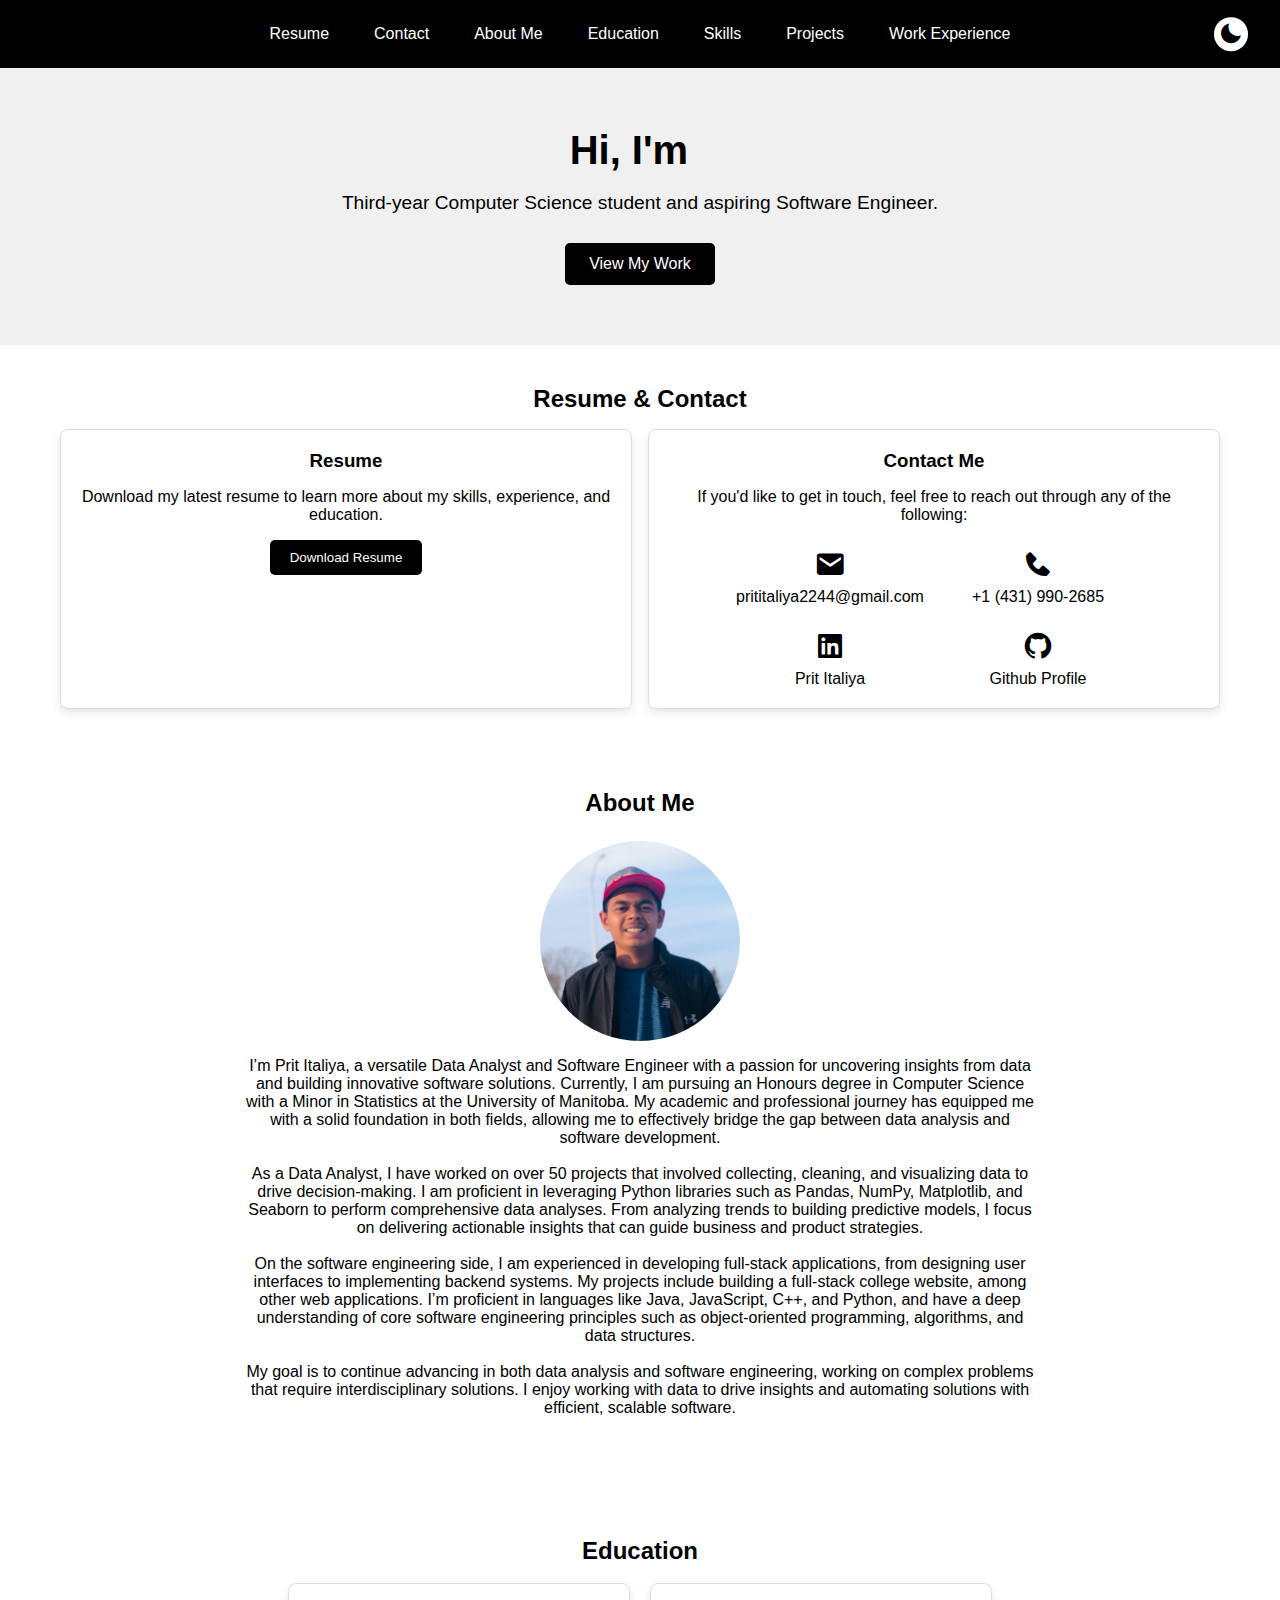
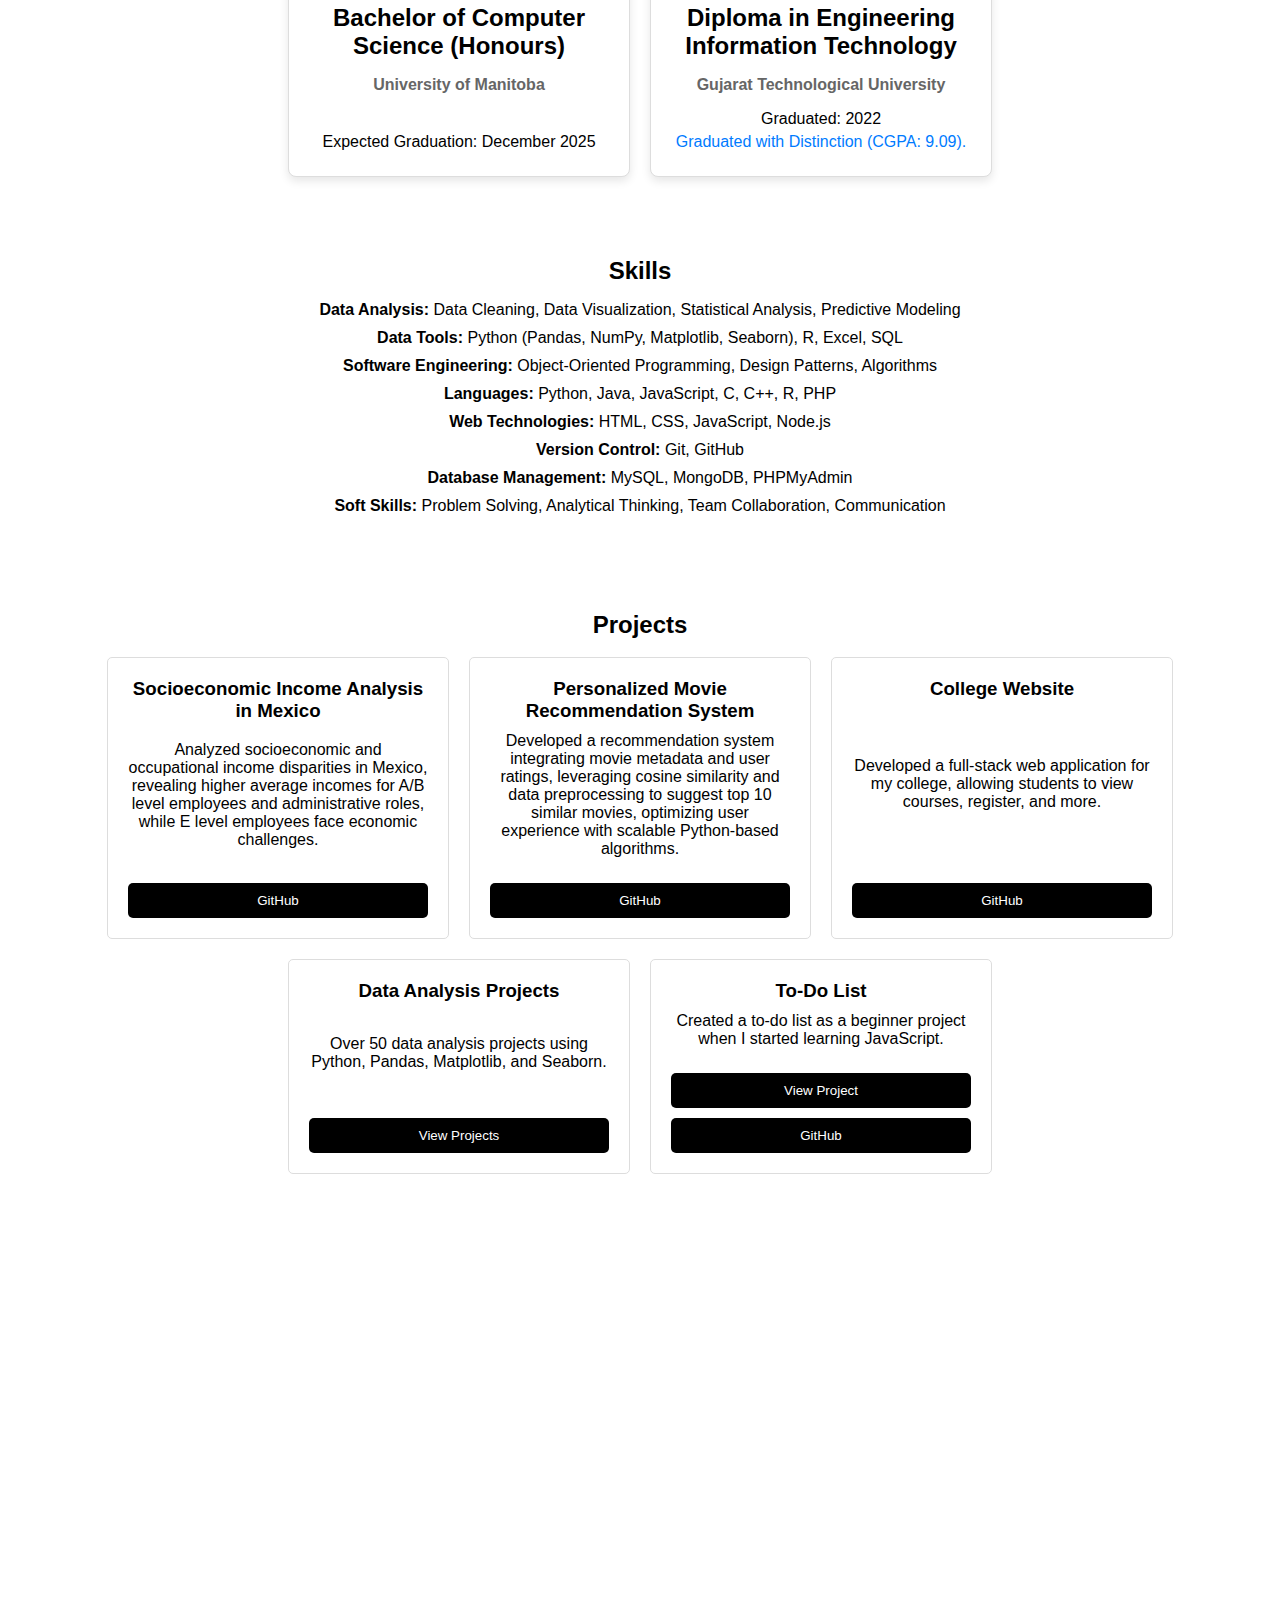
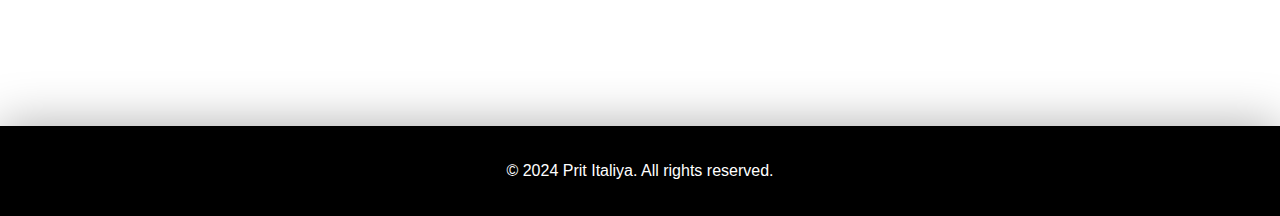
<file: index.html>
<!DOCTYPE html>
<html lang="en">
<head>
    <meta charset="UTF-8">
    <meta name="viewport" content="width=device-width, initial-scale=1.0">
    <meta name="description" content="Prit Italiya's Portfolio">
    <title>Prit Italiya | Portfolio</title>
    <link rel="stylesheet" href="style.css">
    <link rel="stylesheet" href="https://cdnjs.cloudflare.com/ajax/libs/font-awesome/6.0.0-beta3/css/all.min.css">
    <link href='https://unpkg.com/boxicons@2.1.4/css/boxicons.min.css' rel='stylesheet'>

</head>
<body>
    <!-- Navigation Section -->
    <header>
        <nav>
          <button class="hamburger" aria-label="Toggle navigation">
            <span></span>
            <span></span>
            <span></span>
          </button>
          <ul>
            <li><a href="#resume-contact">Resume</a></li>
            <li><a href="#resume-contact">Contact</a></li>
            <li><a href="#bio">About Me</a></li>
            <li><a href="#education">Education</a></li>
            <li><a href="#skills">Skills</a></li>
            <li><a href="#projects">Projects</a></li>
            <li><a href="#work-experience">Work Experience</a></li>
          </ul>
        </nav>
        <div class="theme-switcher">
          <button id="dark-mode"><i class="bx bxs-sun"></i></button>
          <button id="light-mode"><i class="bx bxs-moon"></i></button>
        </div>
      </header>

    <!-- Hero Section -->
    <section id="hero">
        <div class="hero-content">
            <h1 id="typing-effect"></h1>
            <p>Third-year Computer Science student and aspiring Software Engineer.</p>
            <a href="#projects" class="view-work-btn">View My Work</a>
        </div>
    </section>
    
    <section id="resume-contact" class="section">
        <h2>Resume & Contact</h2>
        <div class="resume-contact-grid">
            <div class="resume">
                <h3>Resume</h3>
                <p>Download my latest resume to learn more about my skills, experience, and education.</p>
                <a href="Prit italiya.pdf" target="_blank">
                    <button class="btn">Download Resume</button>
                </a>
            </div>
            <div class="contact">
                <h3>Contact Me</h3>
                <p>If you'd like to get in touch, feel free to reach out through any of the following:</p>
                <ul class="contact-list">
                    <li>
                        <a href="mailto:prititaliya2244@gmail.com"><i class='bx bxs-envelope' ></i>prititaliya2244@gmail.com</a>
                    </li>
                    <li>
                        
                        <a href="tel:+14319902685"><i class='bx bxs-phone'></i>+1 (431) 990-2685</a>
                    </li>
                    <li>
                        <a href="https://www.linkedin.com/in/prit-italiya-20b572199/" target="_blank"><i class='bx bxl-linkedin-square' ></i>Prit Italiya</a>
                    </li>
                    <li>
                        
                        <a href="https://github.com/prititaliya" target="_blank"><i class='bx bxl-github' ></i>Github Profile</a>
                    </li>
                </ul>
            </div>
        </div>
    </section>
    
    <!-- About Me Section -->
    <section id="bio" class="section">
        <h2>About Me</h2>
        <div class="about-content">
            <div class="profile-img-wrapper">
                <img src="profile.jpg" alt="Prit Italiya" class="profile-img">
            </div>
            <p>
                I’m Prit Italiya, a versatile Data Analyst and Software Engineer with a passion for uncovering insights from data and building innovative software solutions. 
                Currently, I am pursuing an Honours degree in Computer Science with a Minor in Statistics at the University of Manitoba. 
                My academic and professional journey has equipped me with a solid foundation in both fields, allowing me to effectively bridge the gap between data analysis and software development.
                <br><br>
                As a Data Analyst, I have worked on over <a target="_blank" href="https://profiles.datawars.io/prititaliya2244">50 projects</a> that involved collecting, cleaning, and visualizing data to drive decision-making. 
                I am proficient in leveraging Python libraries such as Pandas, NumPy, Matplotlib, and Seaborn to perform comprehensive data analyses. 
                From analyzing trends to building predictive models, I focus on delivering actionable insights that can guide business and product strategies.
                <br><br>
                On the software engineering side, I am experienced in developing full-stack applications, from designing user interfaces to implementing backend systems. 
                My projects include building a full-stack college website, among other web applications. I’m proficient in languages like Java, JavaScript, C++, and Python, 
                and have a deep understanding of core software engineering principles such as object-oriented programming, algorithms, and data structures.
                <br><br>
                My goal is to continue advancing in both data analysis and software engineering, working on complex problems that require interdisciplinary solutions. 
                I enjoy working with data to drive insights and automating solutions with efficient, scalable software.
            </p>
        </div>
    </section>
    <section id="education" class="section">
        <h2>Education</h2>
        <br>
        <div class="education-grid">
            <div class="education-card">
                <h3>Bachelor of Computer Science (Honours)</h3>
                <h4>University of Manitoba</h4>
                <br>
                <p>Expected Graduation: December 2025</p>
            </div>
            <div class="education-card">
                <h3>Diploma in Engineering Information Technology</h3>
                <h4>Gujarat Technological University</h4>
                <p>Graduated: 2022</p>
                <a href="Degree.jpeg" target="_blank" class="degree-link">
                    <p>Graduated with Distinction (CGPA: 9.09).</p>
                </a>
            </div>
            
            <!-- Add other education details here -->
        </div>
    </section>
    
    <!-- Skills Section -->
    <section id="skills" class="section">
        <h2>Skills</h2>
        <ul class="skills-list">
            <li><strong>Data Analysis:</strong> Data Cleaning, Data Visualization, Statistical Analysis, Predictive Modeling</li>
            <li><strong>Data Tools:</strong> Python (Pandas, NumPy, Matplotlib, Seaborn), R, Excel, SQL</li>
            <li><strong>Software Engineering:</strong> Object-Oriented Programming, Design Patterns, Algorithms</li>
            <li><strong>Languages:</strong> Python, Java, JavaScript, C, C++, R, PHP</li>
            <li><strong>Web Technologies:</strong> HTML, CSS, JavaScript, Node.js</li>
            <li><strong>Version Control:</strong> Git, GitHub</li>
            <li><strong>Database Management:</strong> MySQL, MongoDB, PHPMyAdmin</li>
            <li><strong>Soft Skills:</strong> Problem Solving, Analytical Thinking, Team Collaboration, Communication</li>
        </ul>
    </section>

    <!-- Projects Section -->
    <section id="projects" class="section">
        <h2>Projects</h2>
        <br>
        <div class="project-grid">
            <div class="project-card">
                <h3>Socioeconomic Income Analysis in Mexico</h3>
                <p>Analyzed socioeconomic and occupational income disparities in Mexico, revealing higher average incomes for A/B level employees and administrative roles, while E level employees face economic challenges.</p>
                <a href="https://github.com/prititaliya/average-daily-salaries-in-Mexico-salario-promedio-diario-" target="_blank">
                    <button class="btn">GitHub</button>
                </a>
            </div>
            <div class="project-card">
                <h3>Personalized Movie Recommendation System</h3>
                <p>Developed a recommendation system integrating movie metadata and user ratings, leveraging cosine similarity and data preprocessing to suggest top 10 similar movies, optimizing user experience with scalable Python-based algorithms.</p>
                <a href="https://github.com/prititaliya/Movie-Recommendations-System" target="_blank">
                    <button class="btn">GitHub</button>
                </a>
            </div>
            <!-- College Website Project -->
            <div class="project-card">
                <h3>College Website</h3>
                <p>Developed a full-stack web application for my college, allowing students to view courses, register, and more.</p>
                <a href="https://github.com/prititaliya/college-website" target="_blank">
                    <button class="btn">GitHub</button>
                </a>
            </div>
            
            <!-- Data Analysis Projects -->
            <div class="project-card">
                <h3>Data Analysis Projects</h3>
                <p>Over 50 data analysis projects using Python, Pandas, Matplotlib, and Seaborn.</p>
                <a href="https://profiles.datawars.io/prititaliya2244" target="_blank">
                    <button class="btn">View Projects</button>
                </a>
            </div>
            
            <!-- To-Do List Project -->
            <div class="project-card">
                <h3>To-Do List</h3>
                <p>Created a to-do list as a beginner project when I started learning JavaScript.</p>
                <a href="https://prititaliya.github.io/TODOList-JavaScript/" target="_blank">
                    <button class="btn">View Project</button>
                </a>
                <a href="https://github.com/prititaliya/TODOList-JavaScript" target="_blank">
                    <button class="btn btn-secondary">GitHub</button>
                </a>
            </div>
        </div>
    </section>
    <section id="work-experience" class="section">
        <h2>Work Experience</h2>
        <br>
        <div class="experience-grid">
            <div class="experience-card">
                <h3>Data Engineering Intern</h3>
                <h4>Naos Blockchain Capital</h4>
                <p>November 2024 - Present</p>
                <p>Developed and optimized business intelligence dashboards using SQL, Python, Google Data Studio, and Tableau, transforming raw data into actionable strategies.</p>
                <p>Implemented scalable data pipelines and advanced analytics workflows using Google Cloud Products, enhancing data accuracy and facilitating strategic insights.</p>
                <p>Demonstrated expertise in predictive modeling, database management, and end-to-end solution design, contributing to improved decision-making processes.</p>
            </div>
            <div class="experience-card">
                <h3>Peer Educator</h3>
                <h4>International College of Manitoba</h4>
                <p>December 2023 - September 2024</p>
                <p>Tutored students in COMP1010, COMP1020, and STAT1150, helping them understand core concepts and improve their analytical skills.</p>
            </div>
              <div class="experience-card">
                <h3>Accessibility Advocate</h3>
                <h4>CSSA, University of Manitoba</h4>
                <p>August 2024 - Present</p>
                <p>Advocate for accessible learning solutions by collaborating with Student Accessibility Services to promote academic accommodations and support students with disabilities in navigating resources like exam accommodations and assistive technologies.</p>
            </div>
            <!-- Add other experiences here -->
        </div>
    </section>
    
    
    <footer>
        <p>&copy; 2024 Prit Italiya. All rights reserved.</p>
    </footer>

    <script src="script.js"></script>
</body>
</html>
</file>
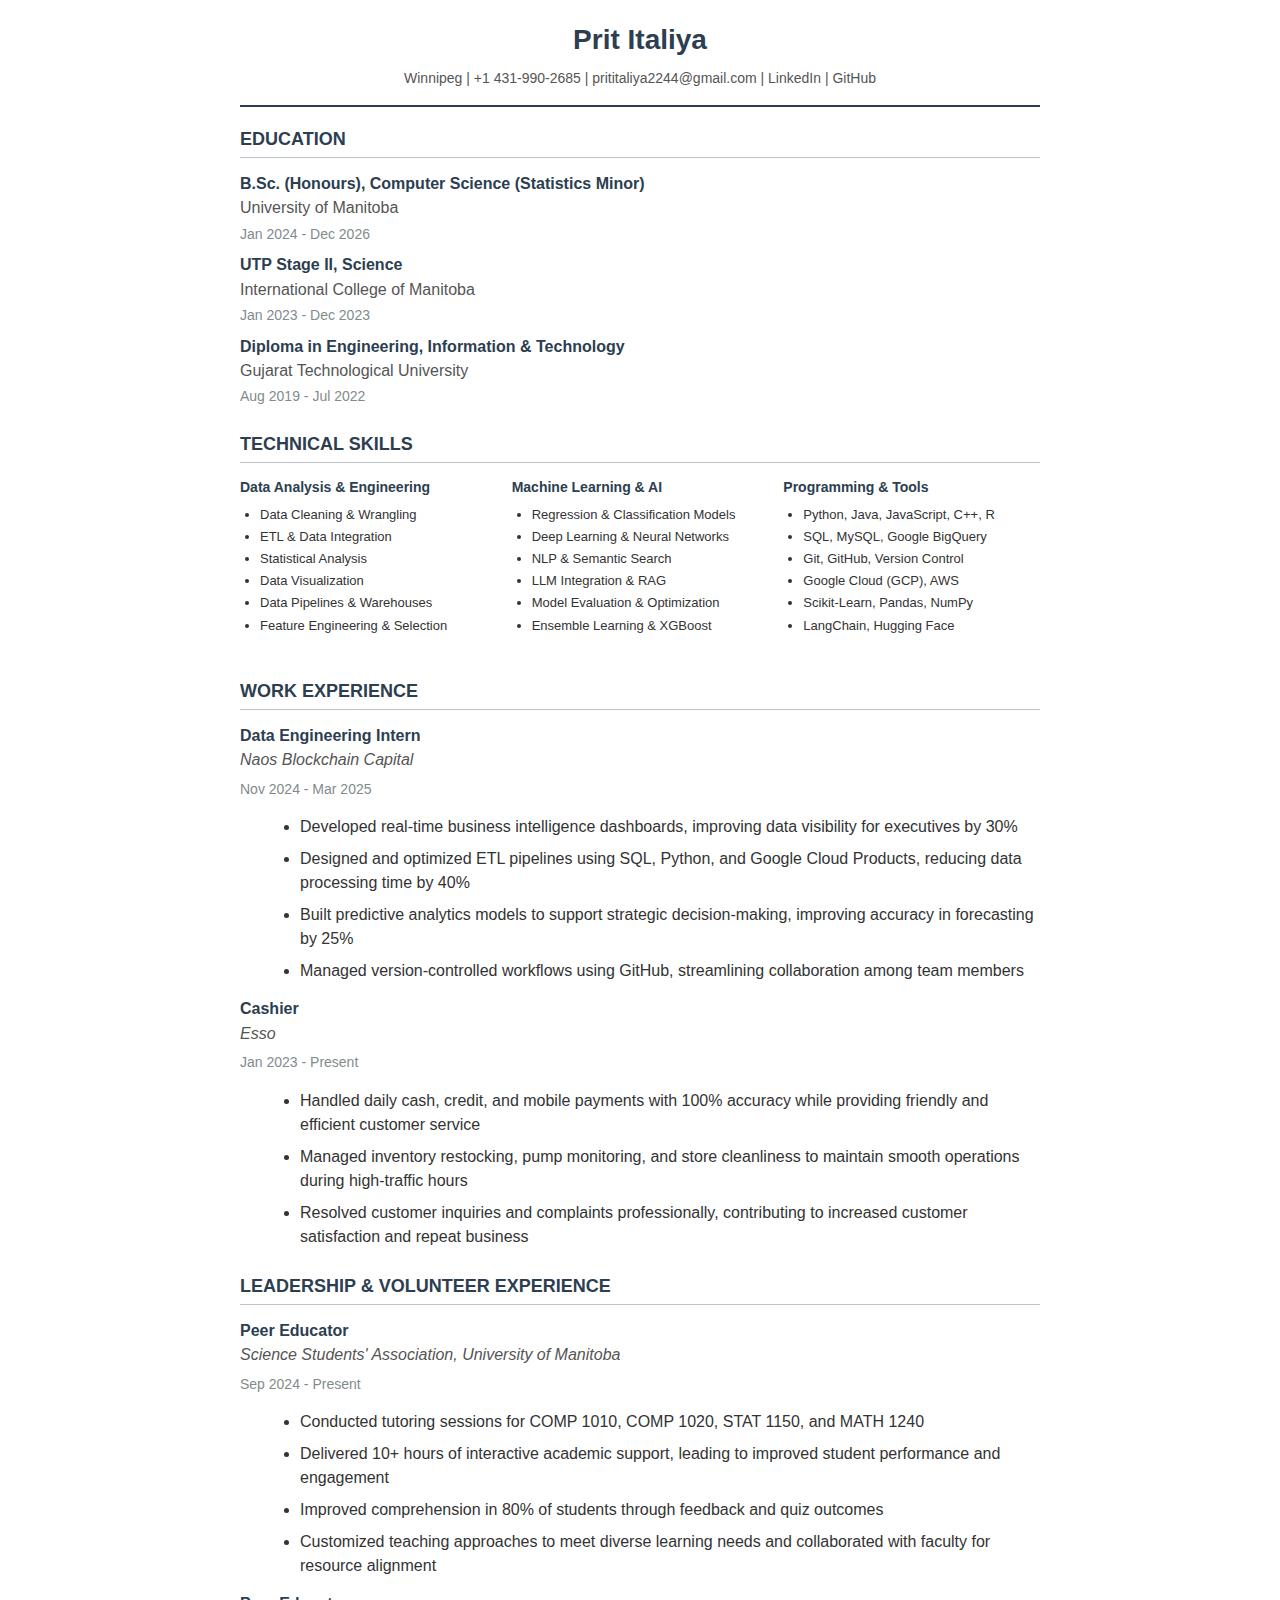
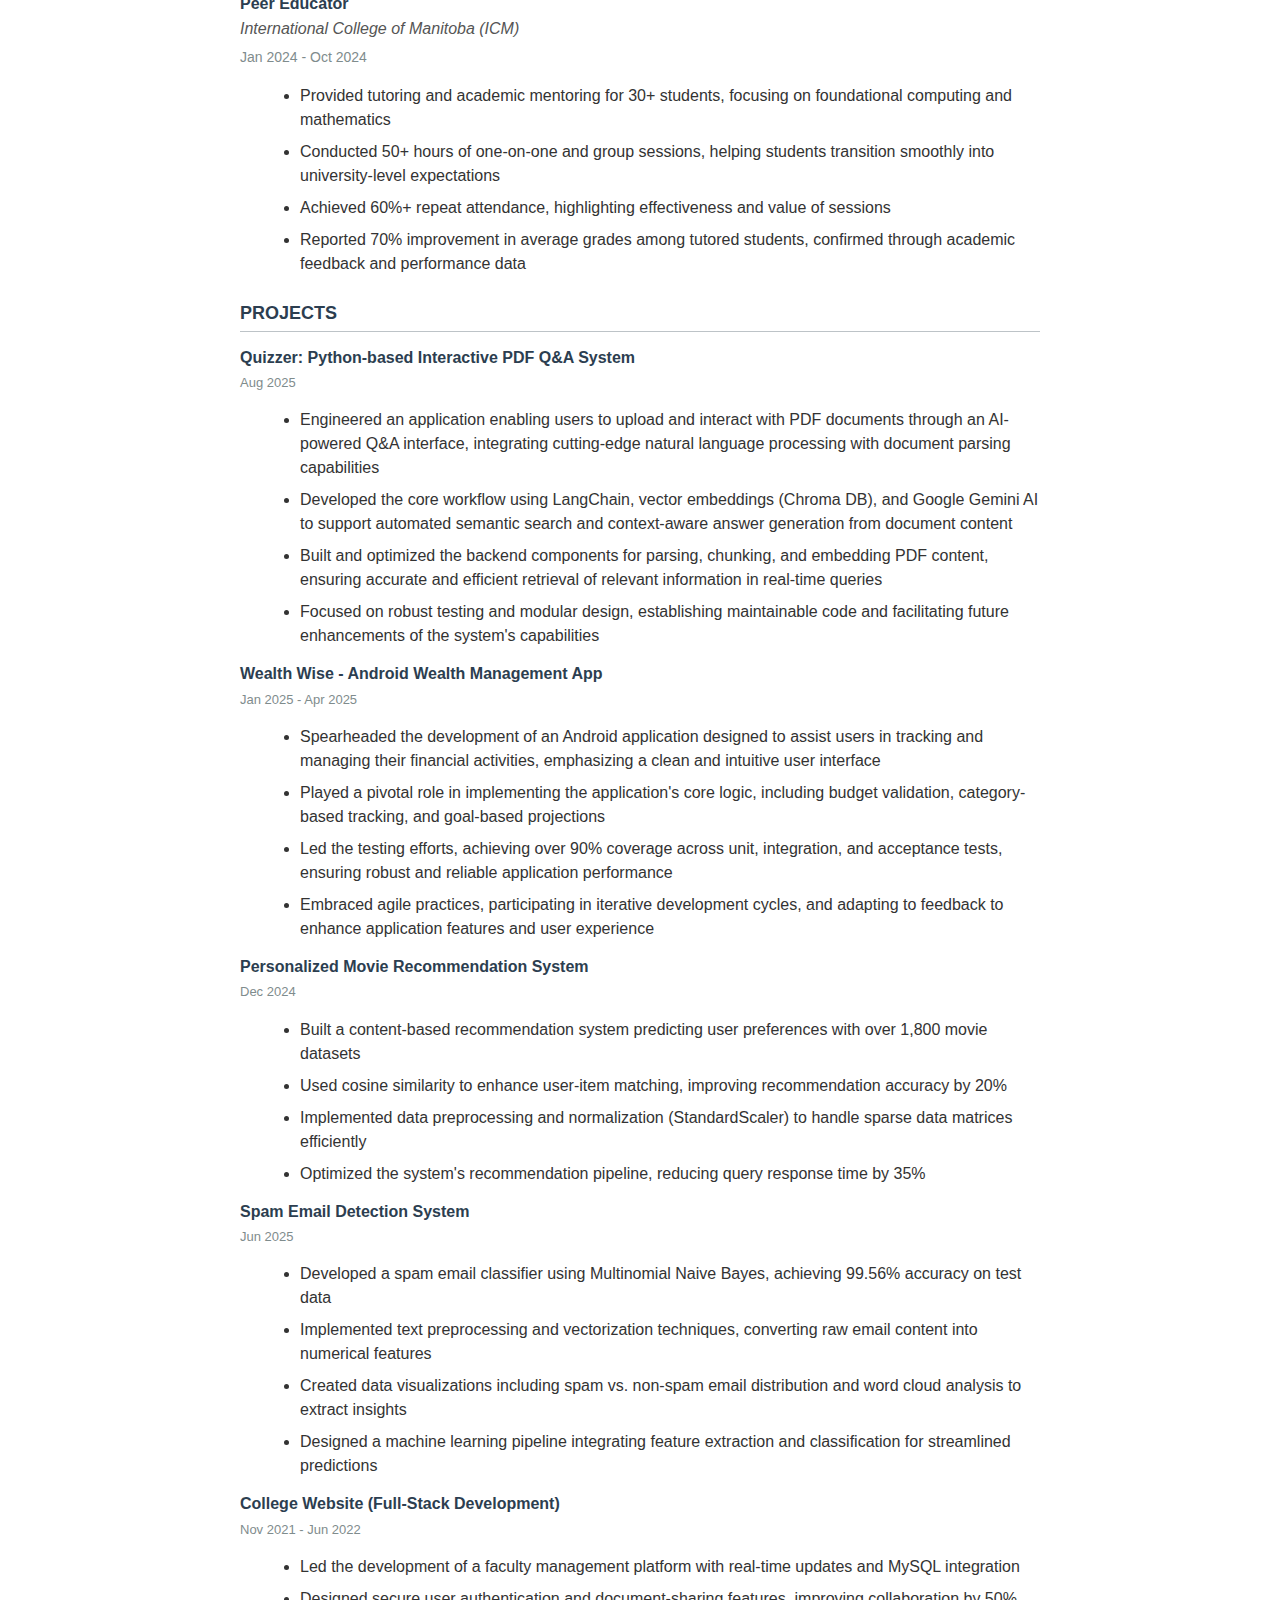
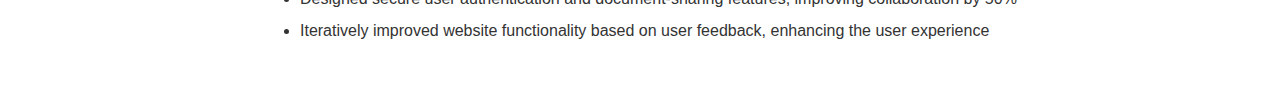
<file: resume_updated.html>
<!DOCTYPE html>
<html lang="en">
<head>
    <meta charset="UTF-8">
    <meta name="viewport" content="width=device-width, initial-scale=1.0">
    <title>Prit Italiya - Resume</title>
    <style>
        body {
            font-family: 'Calibri', 'Arial', sans-serif;
            line-height: 1.4;
            margin: 0;
            padding: 20px;
            color: #333;
            max-width: 800px;
            margin: 0 auto;
        }
        .header {
            text-align: center;
            border-bottom: 2px solid #2c3e50;
            padding-bottom: 15px;
            margin-bottom: 20px;
        }
        .name {
            font-size: 28px;
            font-weight: bold;
            color: #2c3e50;
            margin-bottom: 8px;
        }
        .contact-info {
            font-size: 14px;
            color: #555;
            line-height: 1.6;
        }
        .section {
            margin-bottom: 25px;
        }
        .section-title {
            font-size: 18px;
            font-weight: bold;
            color: #2c3e50;
            border-bottom: 1px solid #bdc3c7;
            padding-bottom: 5px;
            margin-bottom: 15px;
            text-transform: uppercase;
        }
        .job-title {
            font-weight: bold;
            font-size: 16px;
            color: #2c3e50;
            margin-bottom: 2px;
        }
        .company-name {
            font-style: italic;
            color: #555;
            margin-bottom: 8px;
        }
        .date {
            font-size: 14px;
            color: #7f8c8d;
            margin-bottom: 10px;
        }
        .bullet-points {
            margin-left: 20px;
            margin-bottom: 15px;
        }
        .bullet-points li {
            margin-bottom: 8px;
            line-height: 1.5;
        }
        .skills-grid {
            display: grid;
            grid-template-columns: repeat(auto-fit, minmax(250px, 1fr));
            gap: 15px;
            margin-top: 10px;
        }
        .skill-category {
            margin-bottom: 15px;
        }
        .skill-category h4 {
            margin: 0 0 8px 0;
            color: #2c3e50;
            font-size: 14px;
        }
        .skill-category ul {
            margin: 0;
            padding-left: 20px;
        }
        .skill-category li {
            margin-bottom: 4px;
            font-size: 13px;
        }
        .project-title {
            font-weight: bold;
            color: #2c3e50;
            margin-bottom: 5px;
        }
        .project-date {
            font-size: 13px;
            color: #7f8c8d;
            margin-bottom: 8px;
        }
        .education-degree {
            font-weight: bold;
            color: #2c3e50;
            margin-bottom: 2px;
        }
        .education-school {
            color: #555;
            margin-bottom: 5px;
        }
        .page-break {
            page-break-before: always;
        }
        @media print {
            body { margin: 0; }
            .page-break { page-break-before: always; }
        }
    </style>
</head>
<body>
    <!-- Header Section -->
    <div class="header">
        <div class="name">Prit Italiya</div>
        <div class="contact-info">
            Winnipeg | +1 431-990-2685 | prititaliya2244@gmail.com | LinkedIn | GitHub
        </div>
    </div>

    <!-- Education Section -->
    <div class="section">
        <div class="section-title">Education</div>
        
        <div class="education-degree">B.Sc. (Honours), Computer Science (Statistics Minor)</div>
        <div class="education-school">University of Manitoba</div>
        <div class="date">Jan 2024 - Dec 2026</div>
        
        <div class="education-degree">UTP Stage II, Science</div>
        <div class="education-school">International College of Manitoba</div>
        <div class="date">Jan 2023 - Dec 2023</div>
        
        <div class="education-degree">Diploma in Engineering, Information & Technology</div>
        <div class="education-school">Gujarat Technological University</div>
        <div class="date">Aug 2019 - Jul 2022</div>
    </div>

    <!-- Technical Skills Section -->
    <div class="section">
        <div class="section-title">Technical Skills</div>
        <div class="skills-grid">
            <div class="skill-category">
                <h4>Data Analysis & Engineering</h4>
                <ul>
                    <li>Data Cleaning & Wrangling</li>
                    <li>ETL & Data Integration</li>
                    <li>Statistical Analysis</li>
                    <li>Data Visualization</li>
                    <li>Data Pipelines & Warehouses</li>
                    <li>Feature Engineering & Selection</li>
                </ul>
            </div>
            <div class="skill-category">
                <h4>Machine Learning & AI</h4>
                <ul>
                    <li>Regression & Classification Models</li>
                    <li>Deep Learning & Neural Networks</li>
                    <li>NLP & Semantic Search</li>
                    <li>LLM Integration & RAG</li>
                    <li>Model Evaluation & Optimization</li>
                    <li>Ensemble Learning & XGBoost</li>
                </ul>
            </div>
            <div class="skill-category">
                <h4>Programming & Tools</h4>
                <ul>
                    <li>Python, Java, JavaScript, C++, R</li>
                    <li>SQL, MySQL, Google BigQuery</li>
                    <li>Git, GitHub, Version Control</li>
                    <li>Google Cloud (GCP), AWS</li>
                    <li>Scikit-Learn, Pandas, NumPy</li>
                    <li>LangChain, Hugging Face</li>
                </ul>
            </div>
        </div>
    </div>

    <!-- Work Experience Section -->
    <div class="section">
        <div class="section-title">Work Experience</div>
        
        <div class="job-title">Data Engineering Intern</div>
        <div class="company-name">Naos Blockchain Capital</div>
        <div class="date">Nov 2024 - Mar 2025</div>
        <ul class="bullet-points">
            <li>Developed real-time business intelligence dashboards, improving data visibility for executives by 30%</li>
            <li>Designed and optimized ETL pipelines using SQL, Python, and Google Cloud Products, reducing data processing time by 40%</li>
            <li>Built predictive analytics models to support strategic decision-making, improving accuracy in forecasting by 25%</li>
            <li>Managed version-controlled workflows using GitHub, streamlining collaboration among team members</li>
        </ul>
        
        <div class="job-title">Cashier</div>
        <div class="company-name">Esso</div>
        <div class="date">Jan 2023 - Present</div>
        <ul class="bullet-points">
            <li>Handled daily cash, credit, and mobile payments with 100% accuracy while providing friendly and efficient customer service</li>
            <li>Managed inventory restocking, pump monitoring, and store cleanliness to maintain smooth operations during high-traffic hours</li>
            <li>Resolved customer inquiries and complaints professionally, contributing to increased customer satisfaction and repeat business</li>
        </ul>
    </div>

    <!-- Leadership & Volunteer Experience Section -->
    <div class="section">
        <div class="section-title">Leadership & Volunteer Experience</div>
        
        <div class="job-title">Peer Educator</div>
        <div class="company-name">Science Students' Association, University of Manitoba</div>
        <div class="date">Sep 2024 - Present</div>
        <ul class="bullet-points">
            <li>Conducted tutoring sessions for COMP 1010, COMP 1020, STAT 1150, and MATH 1240</li>
            <li>Delivered 10+ hours of interactive academic support, leading to improved student performance and engagement</li>
            <li>Improved comprehension in 80% of students through feedback and quiz outcomes</li>
            <li>Customized teaching approaches to meet diverse learning needs and collaborated with faculty for resource alignment</li>
        </ul>
        
        <div class="job-title">Peer Educator</div>
        <div class="company-name">International College of Manitoba (ICM)</div>
        <div class="date">Jan 2024 - Oct 2024</div>
        <ul class="bullet-points">
            <li>Provided tutoring and academic mentoring for 30+ students, focusing on foundational computing and mathematics</li>
            <li>Conducted 50+ hours of one-on-one and group sessions, helping students transition smoothly into university-level expectations</li>
            <li>Achieved 60%+ repeat attendance, highlighting effectiveness and value of sessions</li>
            <li>Reported 70% improvement in average grades among tutored students, confirmed through academic feedback and performance data</li>
        </ul>
    </div>

    <!-- Projects Section -->
    <div class="section">
        <div class="section-title">Projects</div>
        
        <div class="project-title">Quizzer: Python-based Interactive PDF Q&A System</div>
        <div class="project-date">Aug 2025</div>
        <ul class="bullet-points">
            <li>Engineered an application enabling users to upload and interact with PDF documents through an AI-powered Q&A interface, integrating cutting-edge natural language processing with document parsing capabilities</li>
            <li>Developed the core workflow using LangChain, vector embeddings (Chroma DB), and Google Gemini AI to support automated semantic search and context-aware answer generation from document content</li>
            <li>Built and optimized the backend components for parsing, chunking, and embedding PDF content, ensuring accurate and efficient retrieval of relevant information in real-time queries</li>
            <li>Focused on robust testing and modular design, establishing maintainable code and facilitating future enhancements of the system's capabilities</li>
        </ul>
        
        <div class="project-title">Wealth Wise - Android Wealth Management App</div>
        <div class="project-date">Jan 2025 - Apr 2025</div>
        <ul class="bullet-points">
            <li>Spearheaded the development of an Android application designed to assist users in tracking and managing their financial activities, emphasizing a clean and intuitive user interface</li>
            <li>Played a pivotal role in implementing the application's core logic, including budget validation, category-based tracking, and goal-based projections</li>
            <li>Led the testing efforts, achieving over 90% coverage across unit, integration, and acceptance tests, ensuring robust and reliable application performance</li>
            <li>Embraced agile practices, participating in iterative development cycles, and adapting to feedback to enhance application features and user experience</li>
        </ul>
        
        <div class="project-title">Personalized Movie Recommendation System</div>
        <div class="project-date">Dec 2024</div>
        <ul class="bullet-points">
            <li>Built a content-based recommendation system predicting user preferences with over 1,800 movie datasets</li>
            <li>Used cosine similarity to enhance user-item matching, improving recommendation accuracy by 20%</li>
            <li>Implemented data preprocessing and normalization (StandardScaler) to handle sparse data matrices efficiently</li>
            <li>Optimized the system's recommendation pipeline, reducing query response time by 35%</li>
        </ul>
        
        <div class="project-title">Spam Email Detection System</div>
        <div class="project-date">Jun 2025</div>
        <ul class="bullet-points">
            <li>Developed a spam email classifier using Multinomial Naive Bayes, achieving 99.56% accuracy on test data</li>
            <li>Implemented text preprocessing and vectorization techniques, converting raw email content into numerical features</li>
            <li>Created data visualizations including spam vs. non-spam email distribution and word cloud analysis to extract insights</li>
            <li>Designed a machine learning pipeline integrating feature extraction and classification for streamlined predictions</li>
        </ul>
        
        <div class="project-title">College Website (Full-Stack Development)</div>
        <div class="project-date">Nov 2021 - Jun 2022</div>
        <ul class="bullet-points">
            <li>Led the development of a faculty management platform with real-time updates and MySQL integration</li>
            <li>Designed secure user authentication and document-sharing features, improving collaboration by 50%</li>
            <li>Iteratively improved website functionality based on user feedback, enhancing the user experience</li>
        </ul>
    </div>
</body>
</html>
</file>
<file: style.css>
/* Global Styles */
*{
    transition: background-color 0.3s;
}

:root{
    --black-dark: #000;
    --black-medium: #333;
    --black-light: #31363F;
   
    --gray-dark: #666;
    --gray-light: #ddd;
    --gray-medium: #ccc;

    --white-dark: #e9e9e9;
    --white-medium: #f8f9fa;
    --white-light: #fff;

    --link: #007bff;
    --link-hover: #0056b3;
}

@media(prefers-color-scheme: dark) {
    :root {
        color-scheme: dark;
    }
}
@media(prefers-color-scheme: light) {
    :root {
        color-scheme: light;
    }
}

:root[color-scheme="dark"] {
    --body-bg: var(--black-dark,);
    --txt: var(--white-light);
    --box-bg: var(--black-light);
    --btn-bg: var(--white-light);
    --btn-hover: var(--white-dark);
    --btn-txt: var(--black-dark);
    --h4-clr: var(--white-dark);
}
  
:root[color-scheme="light"] {
    --body-bg: var(--white-light);
    --txt: var(--black-dark);
    --box-bg: var(--white-light);
    --btn-bg: var(--black-dark);
    --btn-hover: var(--black-light);
    --btn-txt: var(--white-light);
    --h4-clr: var(--gray-dark);
}

body {
    background-color: var(--body-bg); /* White background */
    color: var(--txt); /* Dark gray text */
    font-family: Arial, sans-serif; /* Font family */
    margin: 0; /* Remove default margin */
    padding: 0; /* Remove default padding */
}

h1, h2, h3 {
    margin: 0; /* Remove default margin */
}

a{
    color: var(--txt);
    text-decoration: none;
}

/* Hero Section Styles */
#hero {
    background-color: #f0f0f0; /* Light gray background */
    padding: 60px 20px; /* Padding for the hero section */
    text-align: center; /* Center text */
    color: var(--black-dark);
}

#hero h1 {
    font-size: 2.5rem; /* Larger heading size */
    white-space: nowrap; /* Prevent wrapping */
    overflow: hidden; /* Hide overflowing text */
}

#hero p {
    font-size: 1.2rem; /* Subheading size */
}

.btn {
    background-color: var(--btn-bg); /* Black button background */
    color: var(--btn-txt); /* White button text */
    padding: 10px 20px; /* Button padding */
    border: none; /* No border */
    border-radius: 5px; /* Rounded corners */
    cursor: pointer; /* Pointer cursor */
    text-decoration: none; /* Remove underline */
    transition: background-color 0.3s, transform 0.3s; /* Smooth transitions */
}

.btn:hover {
    background-color: var(--btn-hover); /* Dark gray on hover */
    transform: scale(1.05); /* Slightly scale up on hover */
}

/* Section Styles */
.section {
    padding: 40px 20px; /* Padding for sections */
    text-align: center; /* Center text */
}

/* About Me Section */
#bio .about-content {
    max-width: 800px; /* Max width for content */
    margin: 0 auto; /* Center content */
    padding: 1.5rem 0;
}

/* Skills Section */
.skills-list {
    list-style: none; /* Remove default list styling */
    padding: 0; /* Remove default padding */
}

.skills-list li {
    margin: 10px 0; /* Space between items */
}

/* Projects Section */
.project-grid {
    display: flex; /* Use flexbox for layout */
    justify-content: center; /* Center the grid */
    flex-wrap: wrap; /* Allow items to wrap */
    gap: 20px; /* Space between cards */
}

.project-card{
    width: 300px;
}

.project-card:hover {
    transform: translateY(-5px); /* Lift effect on hover */
}

.project-card h3 {
    margin: 0 0 10px; /* Margin below heading */
}

.project-card p {
    margin: 0 0 15px; /* Margin below paragraph */
}

/* Contact Section */
#contact {
    background-color: var(--white-medium); /* Light background for contrast */
    padding: 40px 20px; /* Padding around the section */
}

/* Contact List */

.contact-list {
    list-style-type: none; /* Remove bullets */
    padding: 0; /* Remove padding */
    display: grid;
    grid-template-columns: repeat(2, 1fr); /* 2 columns in each row */
    grid-auto-rows: 1fr; 
    gap: 16px;
    width: 100%; 
    max-width: 400px; 
    margin: 0 auto;
}

.contact-list i{
    font-size: 2rem;
    display: block;
    margin: 0.5rem 0;
}

.contact-list img {
    width: 24px; /* Set icon width */
    height: 24px; /* Set icon height */
    vertical-align: middle; /* Align icons with text */
    transition: transform 0.3s; /* Smooth transition for scaling */
}

.contact-list img:hover {
    transform: scale(1.2); /* Scale up the icon on hover */
}

/* Footer Styles */
footer {
    box-shadow: 0 0px 50px#aaa;
    background-color: var(--black-dark); /* Black footer */
    color: var(--white-light); /* White text in footer */
    text-align: center; /* Center text */
    padding: 20px; /* Padding for footer */
}

.profile-img-wrapper{
    position: relative;
    height: 200px;
    width: 200px;
    margin: 0 auto;
    border-radius: 50%;
    overflow: auto;
}

.profile-img {
    position: absolute;
    top: 50%;
    left: 50%;
    transform: translate(-50%, -50%);
    width: 100%;
    height: 100%;
    object-fit: cover;
}

.resume-contact-grid {
    display: grid;
    gap: 16px;
    margin: 0 40px;
    margin-top: 16px;
    grid-template-columns: repeat(auto-fit, minmax(380px, 1fr));
}

.resume, .contact {
    padding: 20px; /* Padding inside each section */
    background-color: var(--box-bg); /* White background for sections */
    color:  var(--txt);
    border: 1px solid var(--gray-light); /* Light border */
    border-radius: 8px; /* Rounded corners */
    box-shadow: 0 4px 10px rgba(0, 0, 0, 0.1); /* Subtle shadow */
    min-height: 200px; /* Set a minimum height for both sections */
}

.view-work-btn {
    background-color: var(--black-dark); /* Black background */
    color: var(--white-light); /* White text */
    padding: 12px 24px; /* Padding for the button */
    border: none; /* No border */
    border-radius: 5px; /* Rounded corners */
    font-size: 1rem; /* Font size */
    cursor: pointer; /* Pointer cursor on hover */
    transition: background-color 0.3s, transform 0.3s; /* Smooth transitions */
    text-align: center; /* Center button text */
    display: inline-block; /* Align buttons */
    margin-top: 10px; /* Space above button */
}

.view-work-btn:hover {
    background-color: var(--black-medium); /* Dark gray on hover */
    transform: scale(1.05); /* Slightly scale up on hover */
}


.theme-switcher{
    position: absolute;
    top: 50%;
    right: 2.5%;
    transform: translate(0,-50%);
}

.theme-switcher button{
    display: none;
    position: relative;
    padding: 1.05rem;
    border: none;
    background-color: var(--white-light);
    border-radius: 50%;
}

.theme-switcher button.active{
    display: inline-block;
}

.theme-switcher button i{
    position: absolute;
    top: 50%;
    left: 50%;
    transform: translate(-50%, -50%);
    font-size: 1.5rem;
    color: var(--black-dark);
}

.project-card {
    background-color: var(--box-bg); /* White background for cards */
    border: 1px solid var(--gray-light); /* Light border */
    display: flex; /* Use flexbox for layout */
    flex-direction: column; /* Stack items vertically */
    justify-content: space-between; /* Distribute space between items */
    align-items: center; /* Center align items */
    border-radius: 5px; /* Rounded corners */
    padding: 20px; /* Padding inside project cards */
    transition: transform 0.3s; /* Smooth transition for scaling */
}

.project-card a {
    width: 100%; /* Make buttons full width */
    text-align: center; /* Center the button text */
    margin-top: 10px; /* Space between buttons */
}

.project-card button {
    width: 100%; /* Ensure buttons are the same width */
}

.education-card {
    background-color: var(--box-bg); /* White background */
    border: 1px solid var(--gray-light); /* Light border */
    border-radius: 8px; /* Rounded corners */
    padding: 20px; /* Padding inside cards */
    box-shadow: 0 4px 10px rgba(0, 0, 0, 0.1); /* Subtle shadow */
    transition: transform 0.3s; /* Smooth transition for hover effect */
    width: 300px; /* Fixed width for education cards */
    text-align: center; /* Center text */
}

.education-card:hover {
    transform: translateY(-5px); /* Lift effect on hover */
}

.education-card h3 {
    margin: 0; /* Remove default margin */
    font-size: 1.5rem; /* Larger font size */
}

.education-card h4 {
    margin: 1rem 0; /* Space below subheading */
    color: var(--h4-clr); /* Gray color for subheading */
    font-weight: 800;
}

.education-card p {
    margin: 5px 0; /* Space below paragraphs */
    font-size: 1rem; /* Font size */
}

.degree-link {
    color: var(--link); /* Link color */
    text-decoration: none; /* Remove underline */
    transition: color 0.3s; /* Smooth color transition */
}

.degree-link:hover {
    color: var(--link-hover); /* Darker blue on hover */
    text-decoration: underline; /* Underline on hover */
}


.cursor {
    display: inline-block;
    animation: blink 1s step-end infinite; /* Blinking animation */
}

@keyframes blink {
    50% {
        opacity: 0;
    }
}
/* Work Experience Section */
.experience-grid {
    display: flex; /* Use flexbox for layout */
    justify-content: center; /* Center the grid */
    flex-wrap: wrap; /* Allow items to wrap */
    gap: 20px; /* Space between cards */
}

.experience-card {
    background-color: var(--box-bg); /* White background */
    border: 1px solid var(--gray-light); /* Light border */
    border-radius: 8px; /* Rounded corners */
    padding: 20px; /* Padding inside cards */
    box-shadow: 0 4px 10px rgba(0, 0, 0, 0.1); /* Subtle shadow */
    transition: transform 0.3s; /* Smooth transition for hover effect */
    width: 300px; /* Fixed width for experience cards */
}

.experience-card:hover {
    transform: translateY(-5px); /* Lift effect on hover */
}

.experience-card h3 {
    margin: 0; /* Remove default margin */
}

.experience-card h4 {
    color: var(--h4-clr);
    margin: 1rem 0;
    font-weight: 800;
}

.experience-card p {
    margin: 5px 0; /* Space below paragraphs */
}

#work-experience {
    opacity: 0; /* Start hidden */
    transition: opacity 0.5s ease-in; /* Smooth transition */
}

#work-experience.fade-in {
    opacity: 1; /* Fully visible */
}

/* Education Section */
.education-grid {
    display: flex; /* Use flexbox for layout */
    justify-content: center; /* Center the grid */
    flex-wrap: wrap; /* Allow items to wrap */
    gap: 20px; /* Space between cards */
}


.education-card:hover {
    transform: translateY(-5px); /* Lift effect on hover */
}

.education-card h3 {
    margin: 0; /* Remove default margin */
}

.education-card p {
    margin: 5px 0; /* Space below paragraphs */
}

/* General Header Styling */
header {
    position: relative;
    background-color: var(--black-dark);
    padding: 25px;
}
  
  
nav {
    display: flex; /* Use flexbox for layout */
    justify-content: center; /* Center the navigation items */
}


nav ul {
    list-style: none;
    display: flex;
    padding: 0;
    margin: 0;
    gap: 15px;
    
}

nav ul li {
    margin: 0 15px; /* Space between nav items */
}

 


nav ul li a {
    color: var(--white-light);
    text-decoration: none;
    transition: color 0.3s;
}
  
nav ul li a:hover {
    color: var(--gray-medium);
}
  
/* Hamburger Button Styling */
.hamburger {
    display: none;
    flex-direction: column;
    gap: 5px;
    background: none;
    border: none;
    cursor: pointer;
    position: absolute;
    left: 10px;
    top: 50%;
    transform: translateY(-50%);
}
  
.hamburger span {
    width: 25px;
    height: 3px;
    background-color: var(--white-light);
    transition: transform 0.3s;
}
  
/* Responsive Styling */
@media (max-width: 900px) {
    nav ul {
        display: none;
        flex-direction: column;
        background-color: var(--black-dark);
        position: absolute;
        top: 100%;
        left: 0;
        right: 0;
        padding: 10px 0;
    }

    nav ul.active {
        display: flex;
    }

    .hamburger {
        display: flex;
    }
}
</file>
